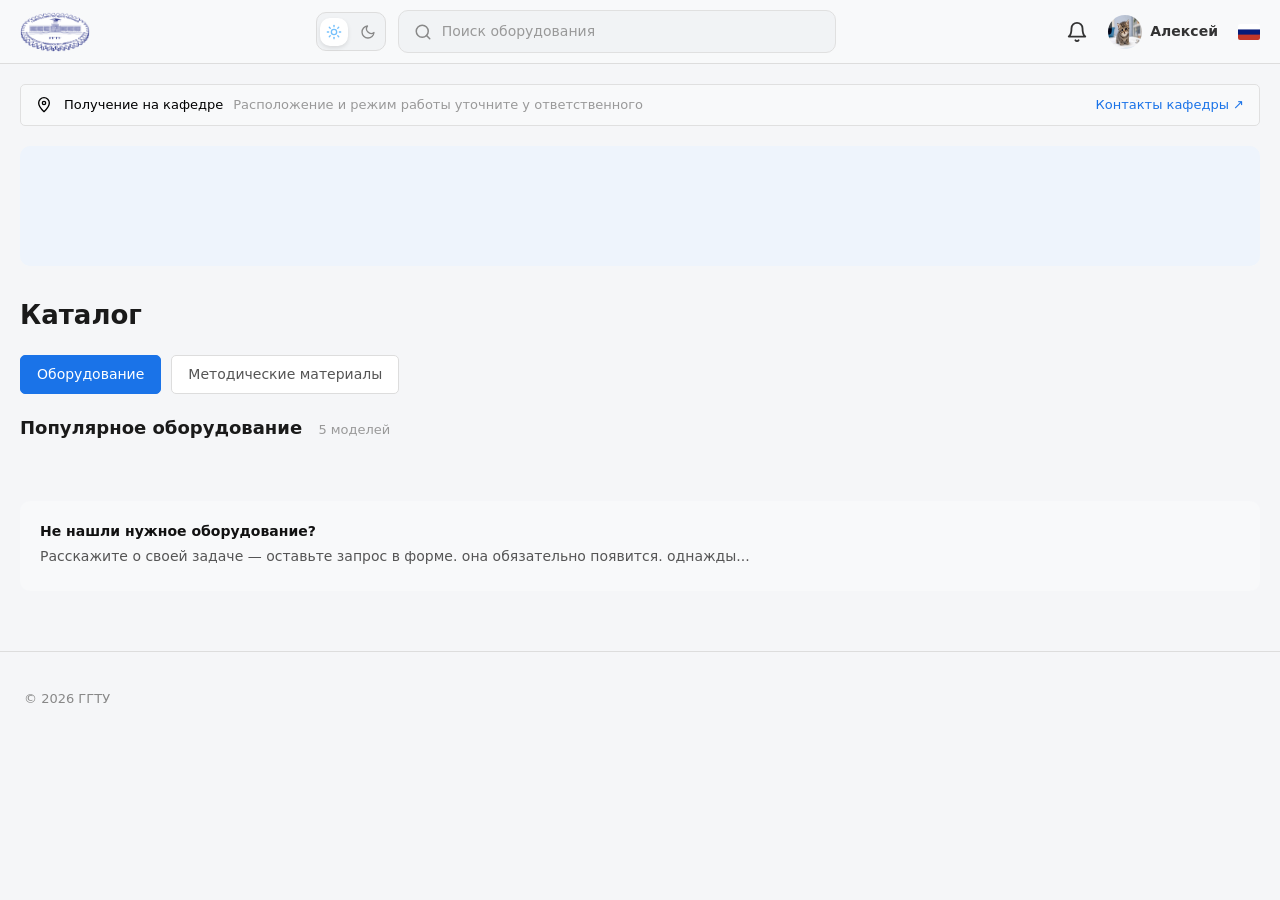
<file: PROJEKT_FRONT/index.html>
<!DOCTYPE html>
<html lang="ru">
<head>
  <meta charset="UTF-8">
  <meta name="viewport" content="width=device-width, initial-scale=1.0">
  <title>Каталог оборудования</title>
  <link rel="stylesheet" href="css/common.css">
  <link rel="stylesheet" href="css/style.css">
  <link rel="stylesheet" href="css/modal.css">
  <script type="module" src="js/script.js"></script>
  <script type="module" src="js/modal-loader.js"></script>
</head>
<body>

<header class="header">
  <div class="header-container">
    <div class="icon"><img src="image/logo.png"></div>
    <div class="header-controls">
      <div class="theme-switch" id="themeToggle">
        <svg class="icon sun" viewBox="0 0 24 24" fill="none" stroke="currentColor" stroke-width="2" stroke-linecap="round" stroke-linejoin="round"><circle cx="12" cy="12" r="4"></circle><path d="M12 2v2"></path><path d="M12 20v2"></path><path d="M4.93 4.93l1.41 1.41"></path><path d="M17.66 17.66l1.41 1.41"></path><path d="M2 12h2"></path><path d="M20 12h2"></path><path d="M6.34 17.66l-1.41 1.41"></path><path d="M19.07 4.93l-1.41 1.41"></path></svg>
        <svg class="icon moon" viewBox="0 0 24 24" fill="none" stroke="currentColor" stroke-width="2" stroke-linecap="round" stroke-linejoin="round"><path d="M21 12.79A9 9 0 1 1 11.21 3 7 7 0 0 0 21 12.79z"></path></svg>
        <div class="slider"></div>
      </div>
      <div class="search-box">
        <svg class="search-icon" viewBox="0 0 24 24" fill="none" stroke="currentColor" stroke-width="2" stroke-linecap="round" stroke-linejoin="round"><circle cx="11" cy="11" r="8"></circle><path d="m21 21-4.3-4.3"></path></svg>
        <input type="text" data-i18n-placeholder="search_placeholder" placeholder="Поиск оборудования">
      </div>
    </div>
    <div class="header-right">
      <button class="bell-btn">
        <svg viewBox="0 0 24 24" fill="none" stroke="currentColor" stroke-width="2" stroke-linecap="round" stroke-linejoin="round"><path d="M18 8A6 6 0 0 0 6 8c0 7-3 9-3 9h18s-3-2-3-9"></path><path d="M13.73 21a2 2 0 0 1-3.46 0"></path></svg>
      </button>
      <a href="profile.html" class="profile">
        <img src="image/profile_photo.jpg" class="avatar-large" alt="Фото профиля">
        <span class="avatar-large-fallback">AC</span>
        <span class="profile-name" data-i18n="profile_name">Алексей</span>
      </a>
      <div class="language-dropdown" id="languageDropdown">
        <button class="lang-btn" id="currentLangBtn" aria-haspopup="true" aria-expanded="false">
          <img src="image/flags/ru.png" alt="RU" class="flag" id="currentFlagImg">
        </button>
        <ul class="lang-menu" id="langMenu">
          <li><button class="lang-option" data-lang="ru"><img src="image/flags/ru.png" alt="RU" class="flag"><span>Русский</span></button></li>
          <li><button class="lang-option" data-lang="en"><img src="image/flags/eng.png" alt="EN" class="flag"><span>English</span></button></li>
          <li><button class="lang-option" data-lang="be"><img src="image/flags/by.png" alt="BY" class="flag"><span>Беларуская</span></button></li>
          <li><button class="lang-option" data-lang="fr"><img src="image/flags/fr.png" alt="FR" class="flag"><span>Français</span></button></li>
        </ul>
      </div>
    </div>
  </div>
</header>

<main class="container">
  <div class="location-bar">
    <svg class="location-icon" viewBox="0 0 24 24" fill="none" stroke="currentColor" stroke-width="2" stroke-linecap="round" stroke-linejoin="round"><path d="M12 22s-8-7.5-8-13a8 8 0 0 1 16 0c0 5.5-8 13-8 13z"></path><circle cx="12" cy="9" r="2.5"></circle></svg>
    <span data-i18n="location_title">Получение на кафедре</span>
    <span class="location-text" data-i18n="location_desc">Расположение и режим работы уточните у ответственного</span>
    <a href="#" class="link-right" data-i18n="location_link">Контакты кафедры ↗</a>
  </div>

  <div class="banner"></div>

  <h2 data-i18n="catalog_title">Каталог</h2>

  <!-- Вкладки -->
  <div class="tabs">
    <button class="tab active" id="btn-equipment" data-i18n="tab_equipment">Оборудование</button>
    <button class="tab" id="btn-materials" data-i18n="tab_materials">Методические материалы</button>
  </div>

  <!-- ================= СЕКЦИЯ ОБОРУДОВАНИЯ ================= -->
  <div id="section-equipment" class="tab-content active">
    
    <!-- кнопки-фильтры -->
    <div class="filters hidden-filters" id="filters-panel">
      <button data-i18n="filter_peripherals">Периферия и датчики</button>
      <button data-i18n="filter_microcontrollers">Микроконтроллеры и отладочные платы</button>
      <button data-i18n="filter_multimedia">Мультимедиа и оптика</button>
      <button data-i18n="filter_tools">Инструменты и монтаж</button>
      <button data-i18n="filter_network">Сетевое оборудование</button>
    </div>

    <div class="popular-header">
      <h3>
        <span data-i18n="popular_title">Популярное оборудование</span> 
        <span class="count" data-i18n="popular_count">5 моделей</span>
      </h3>
    </div>

    <div class="cards-grid" id="cards-container"></div>

    <div class="request-form">
      <div class="form-text">
        <p><strong data-i18n="request_title">Не нашли нужное оборудование?</strong></p>
        <p data-i18n="request_desc">Расскажите о своей задаче — оставьте запрос в форме. она обязательно появится. однажды...</p>
      </div>
    </div>
  </div>

  <!-- ================= СЕКЦИЯ МЕТОДИЧЕК ================= -->
  <div id="section-materials" class="tab-content">
    
    <div class="filters hidden-filters" id="method-filters">
      <button>Все материалы</button>
      <button>Мат. анализ</button>
      <button>ОАИП</button>
      <button>Дискретная математика</button>
      <button>Теория вероятности</button>
    </div>

    <div class="popular-header">
      <h3>Методические материалы <span class="count">6 изданий</span></h3> <!-- Поменял на 6, так как их теперь 6 -->
      <a href="#" style="color: #1a73e8; font-size: 13px; text-decoration: none;">По названию ↓</a>
    </div>

    <!-- Вот сюда JS сам вставит карточки -->
    <div class="cards-grid"></div>

  </div>

</main>

<footer class="footer">
  <p data-i18n="footer_text">&#169; 2026 ГГТУ</p>
</footer>

<div id="modal-root"></div>
</body>
</html>
</file>
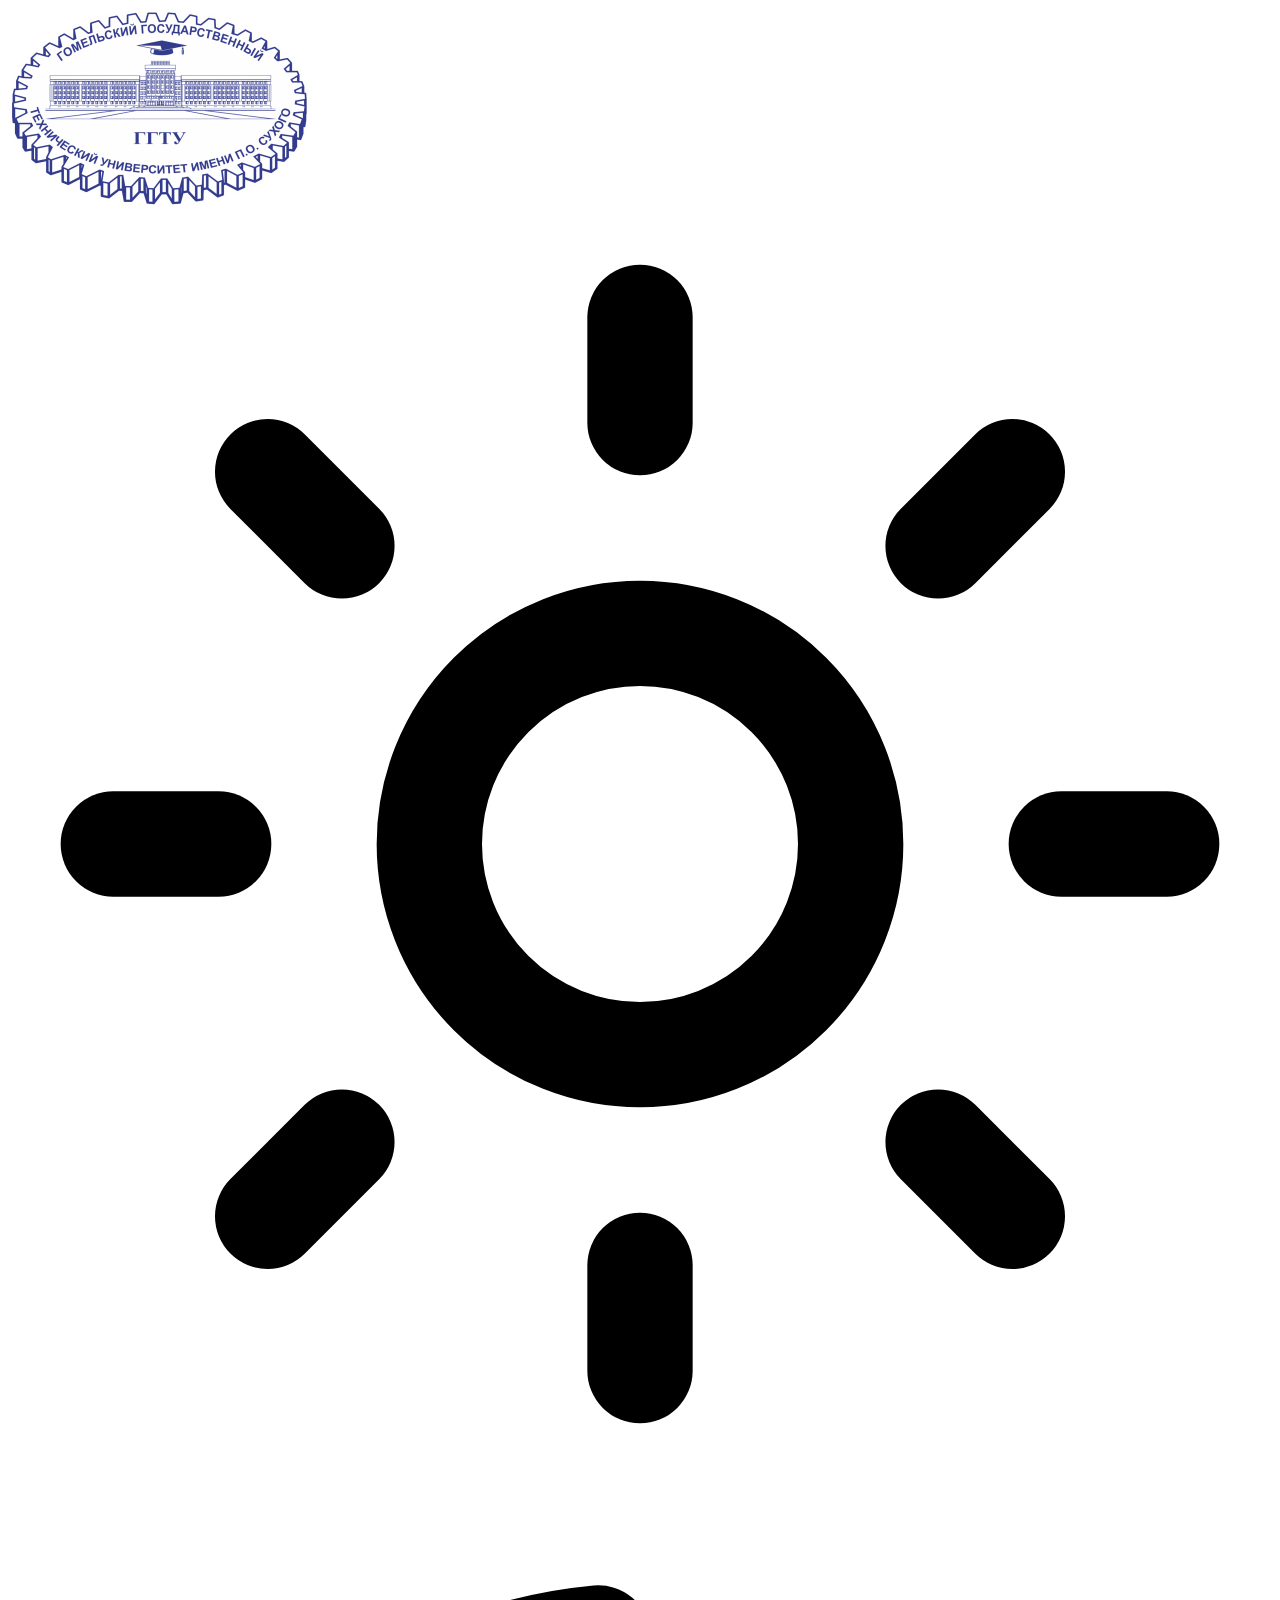
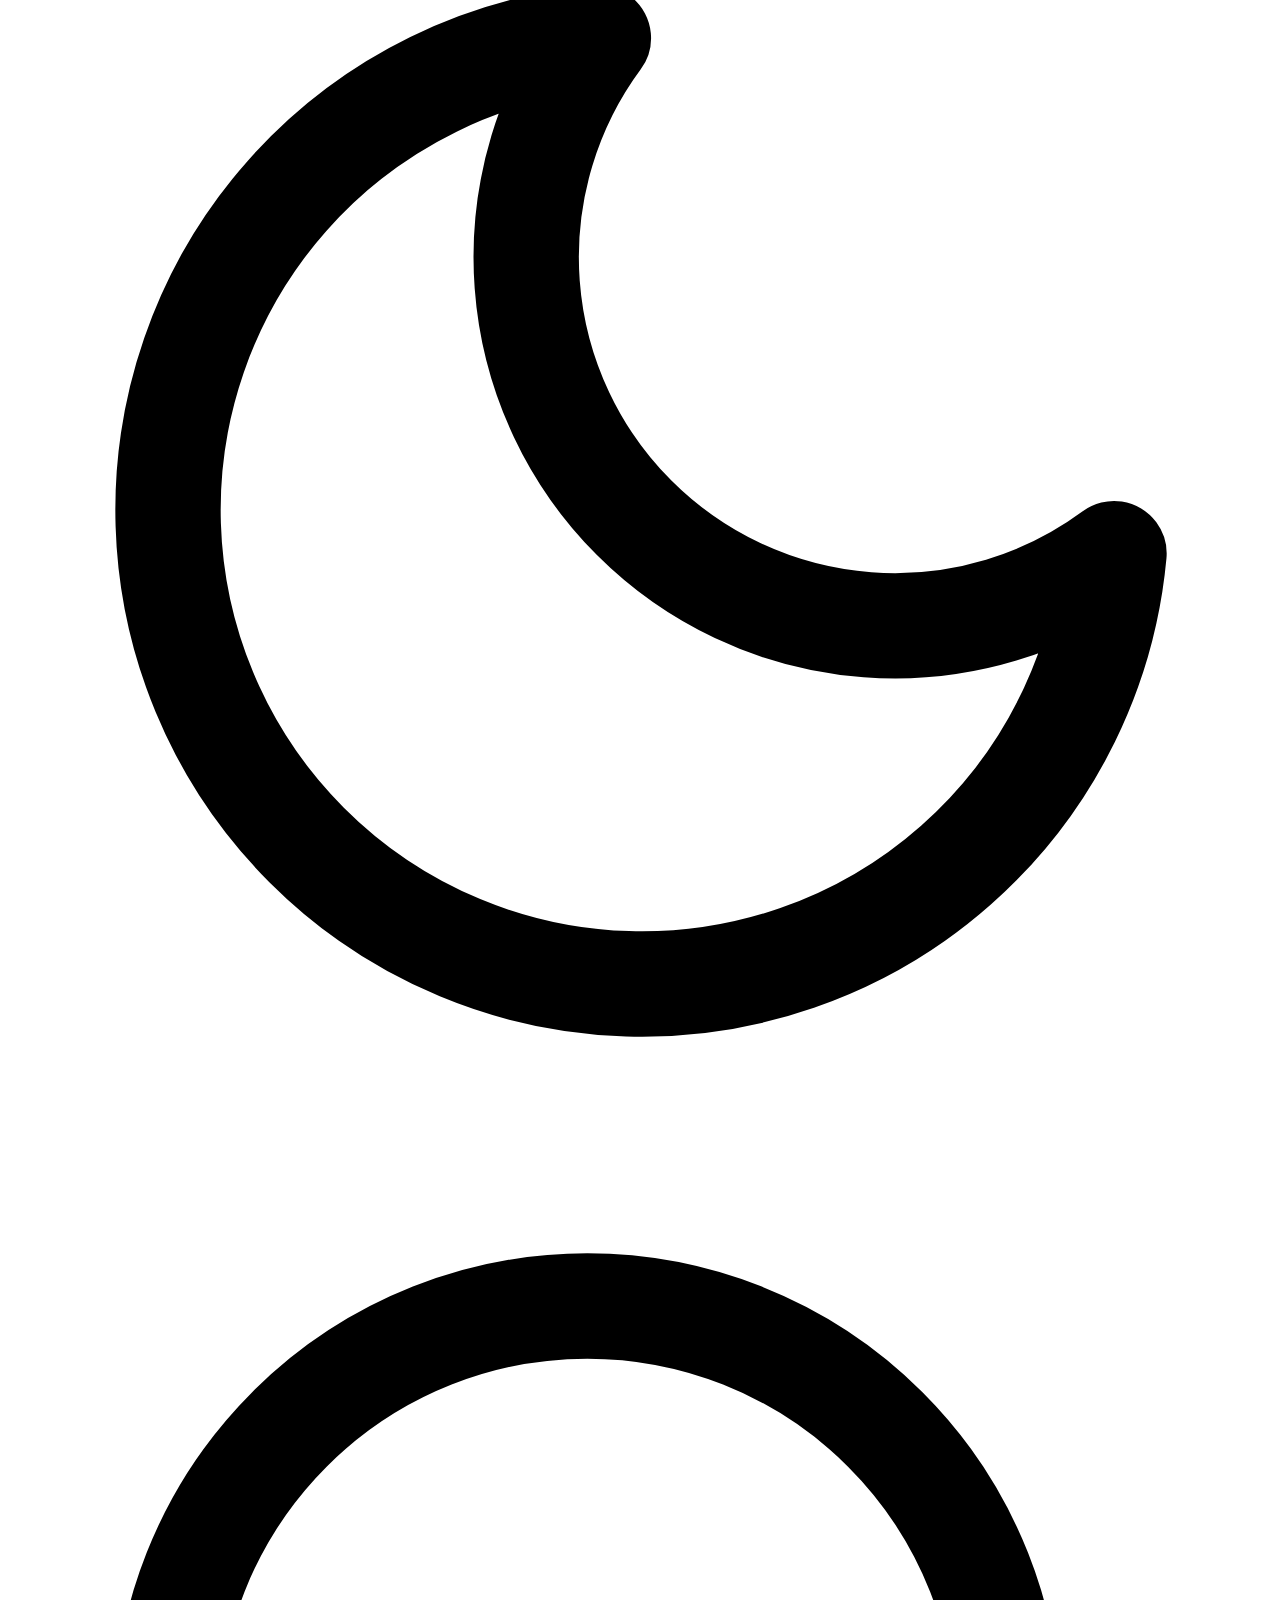
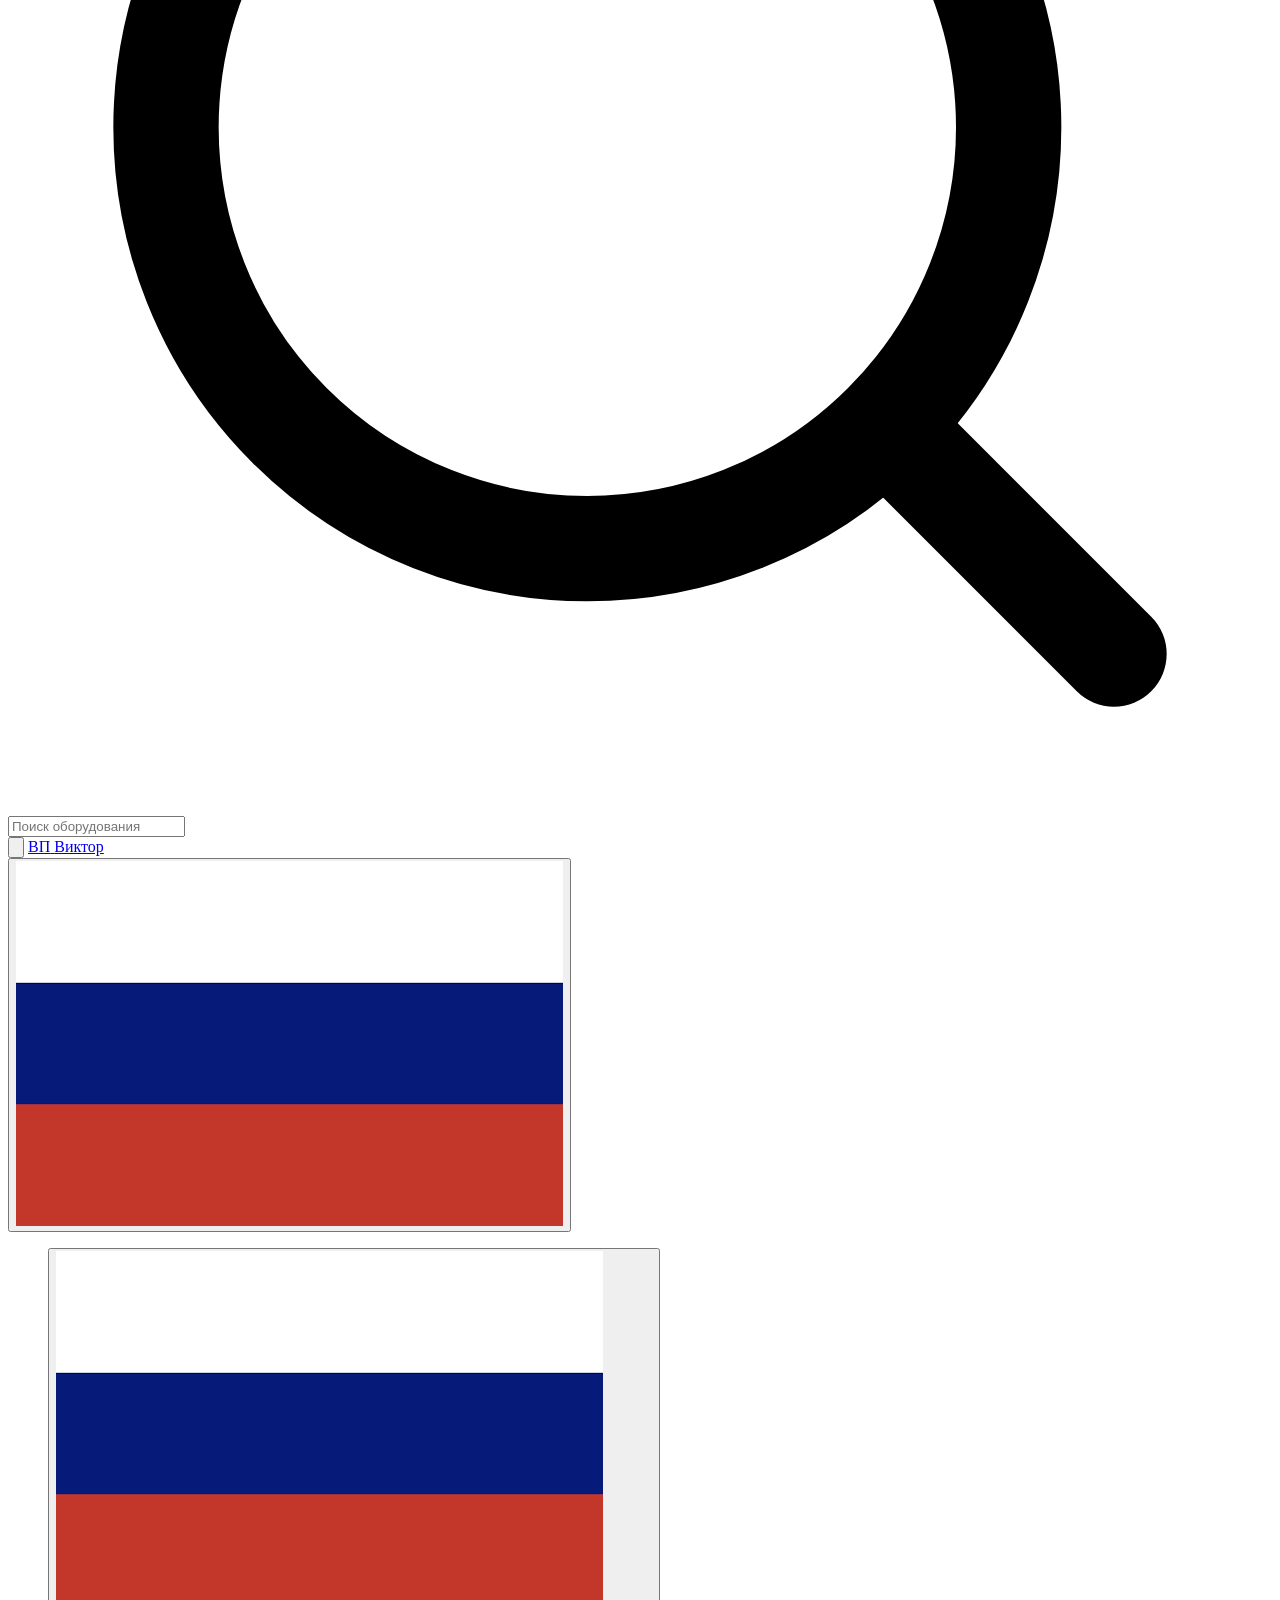
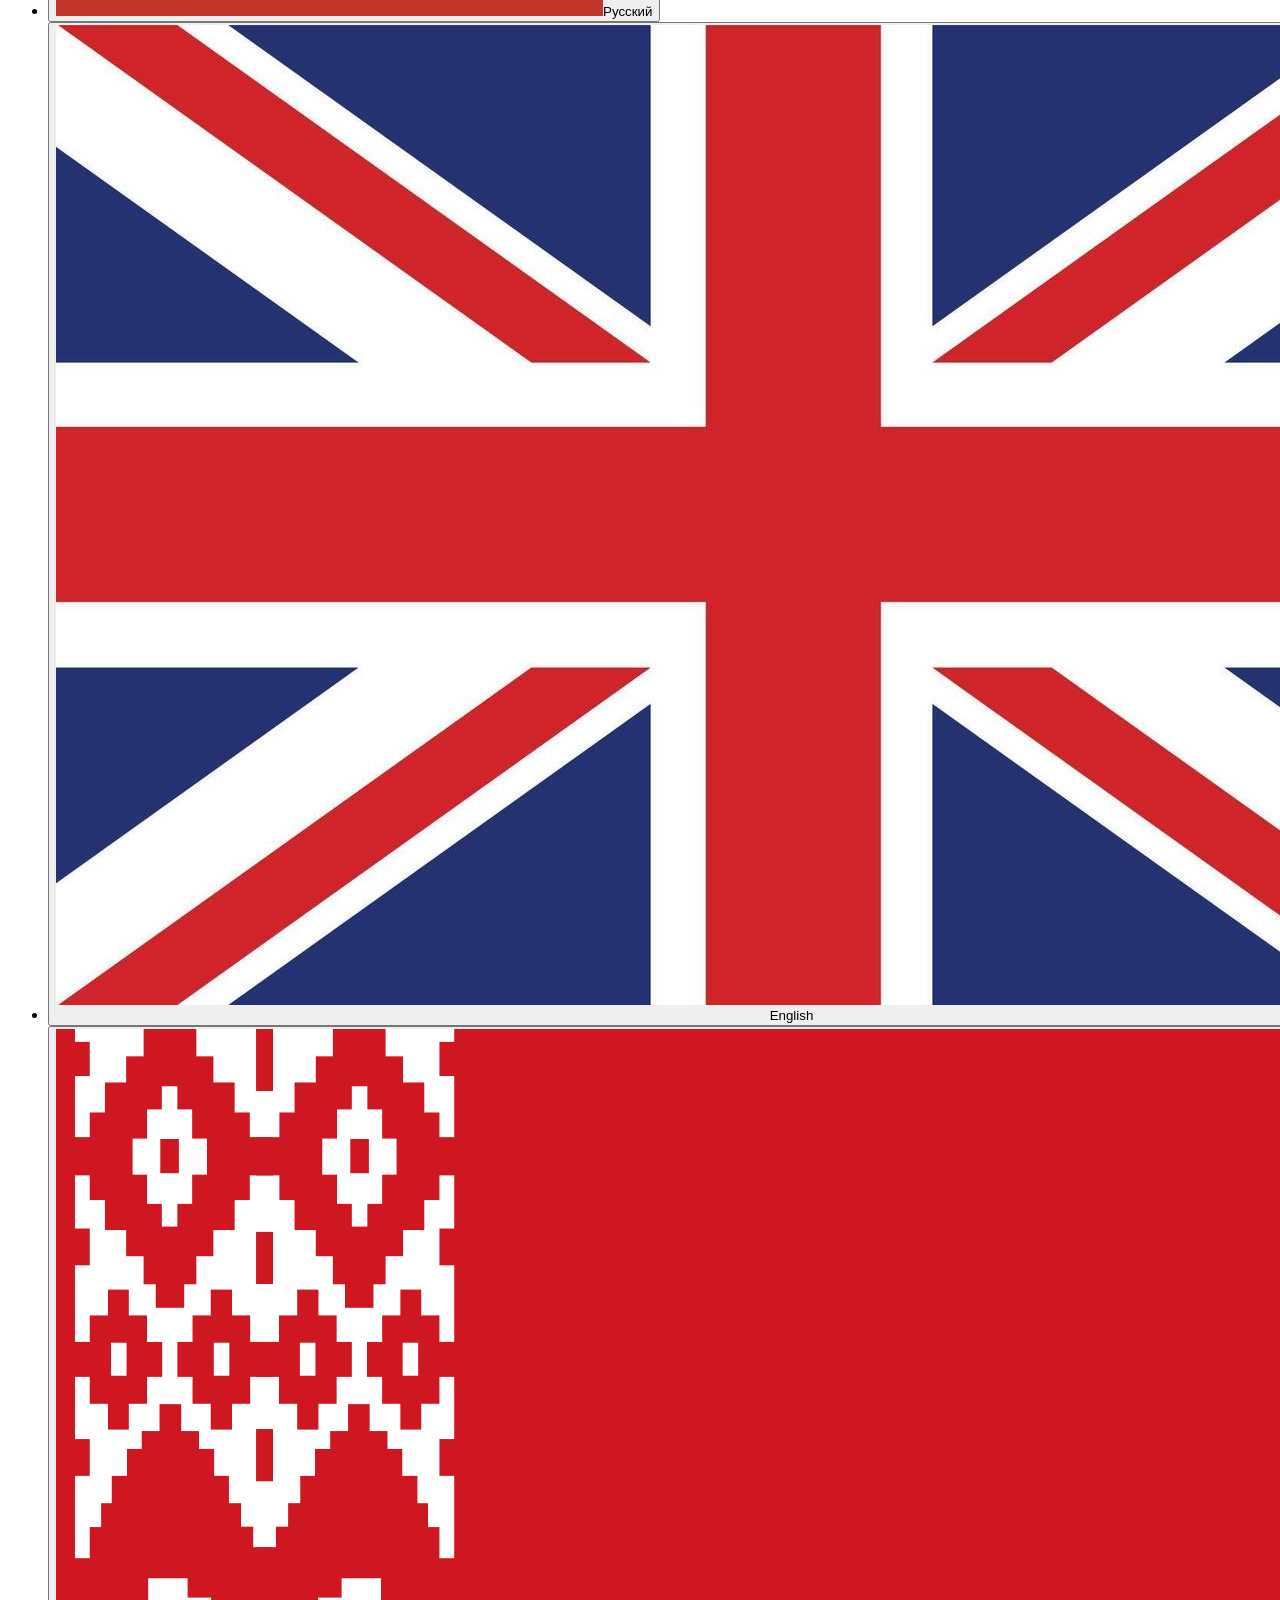
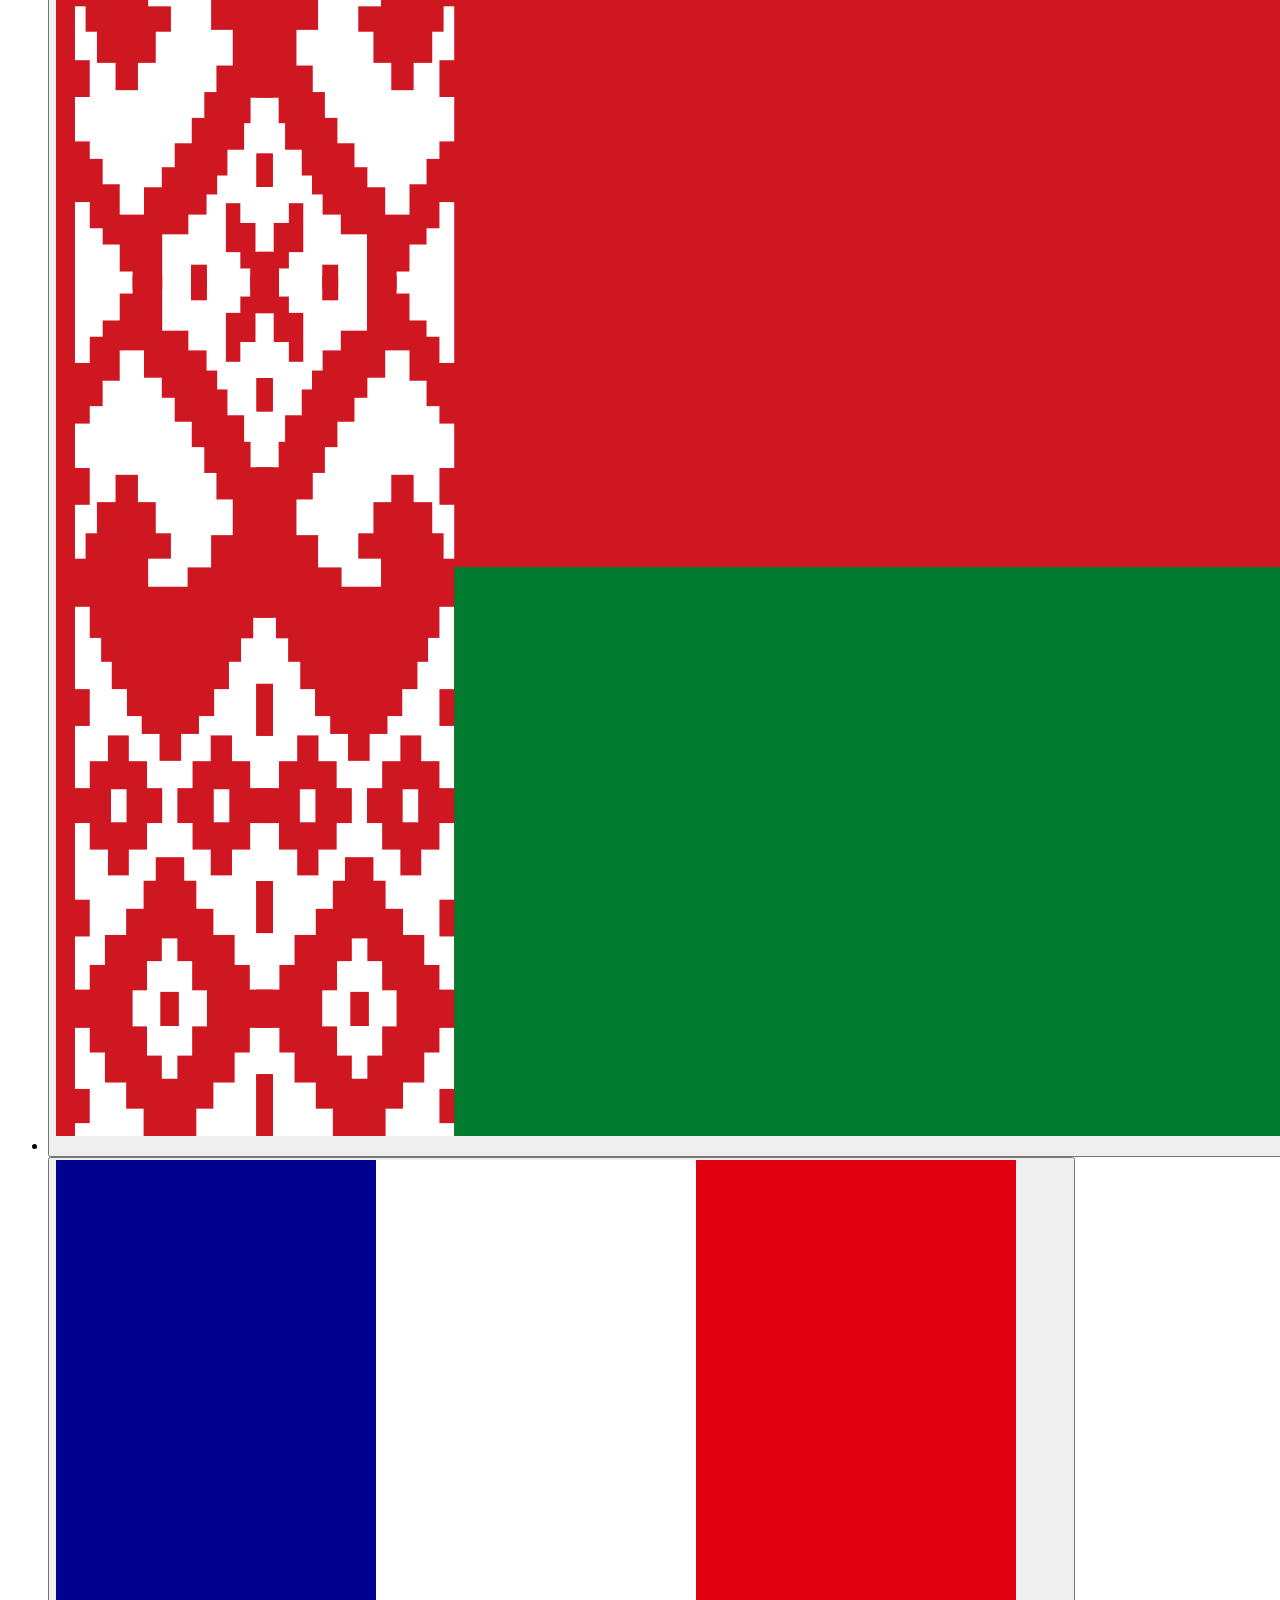
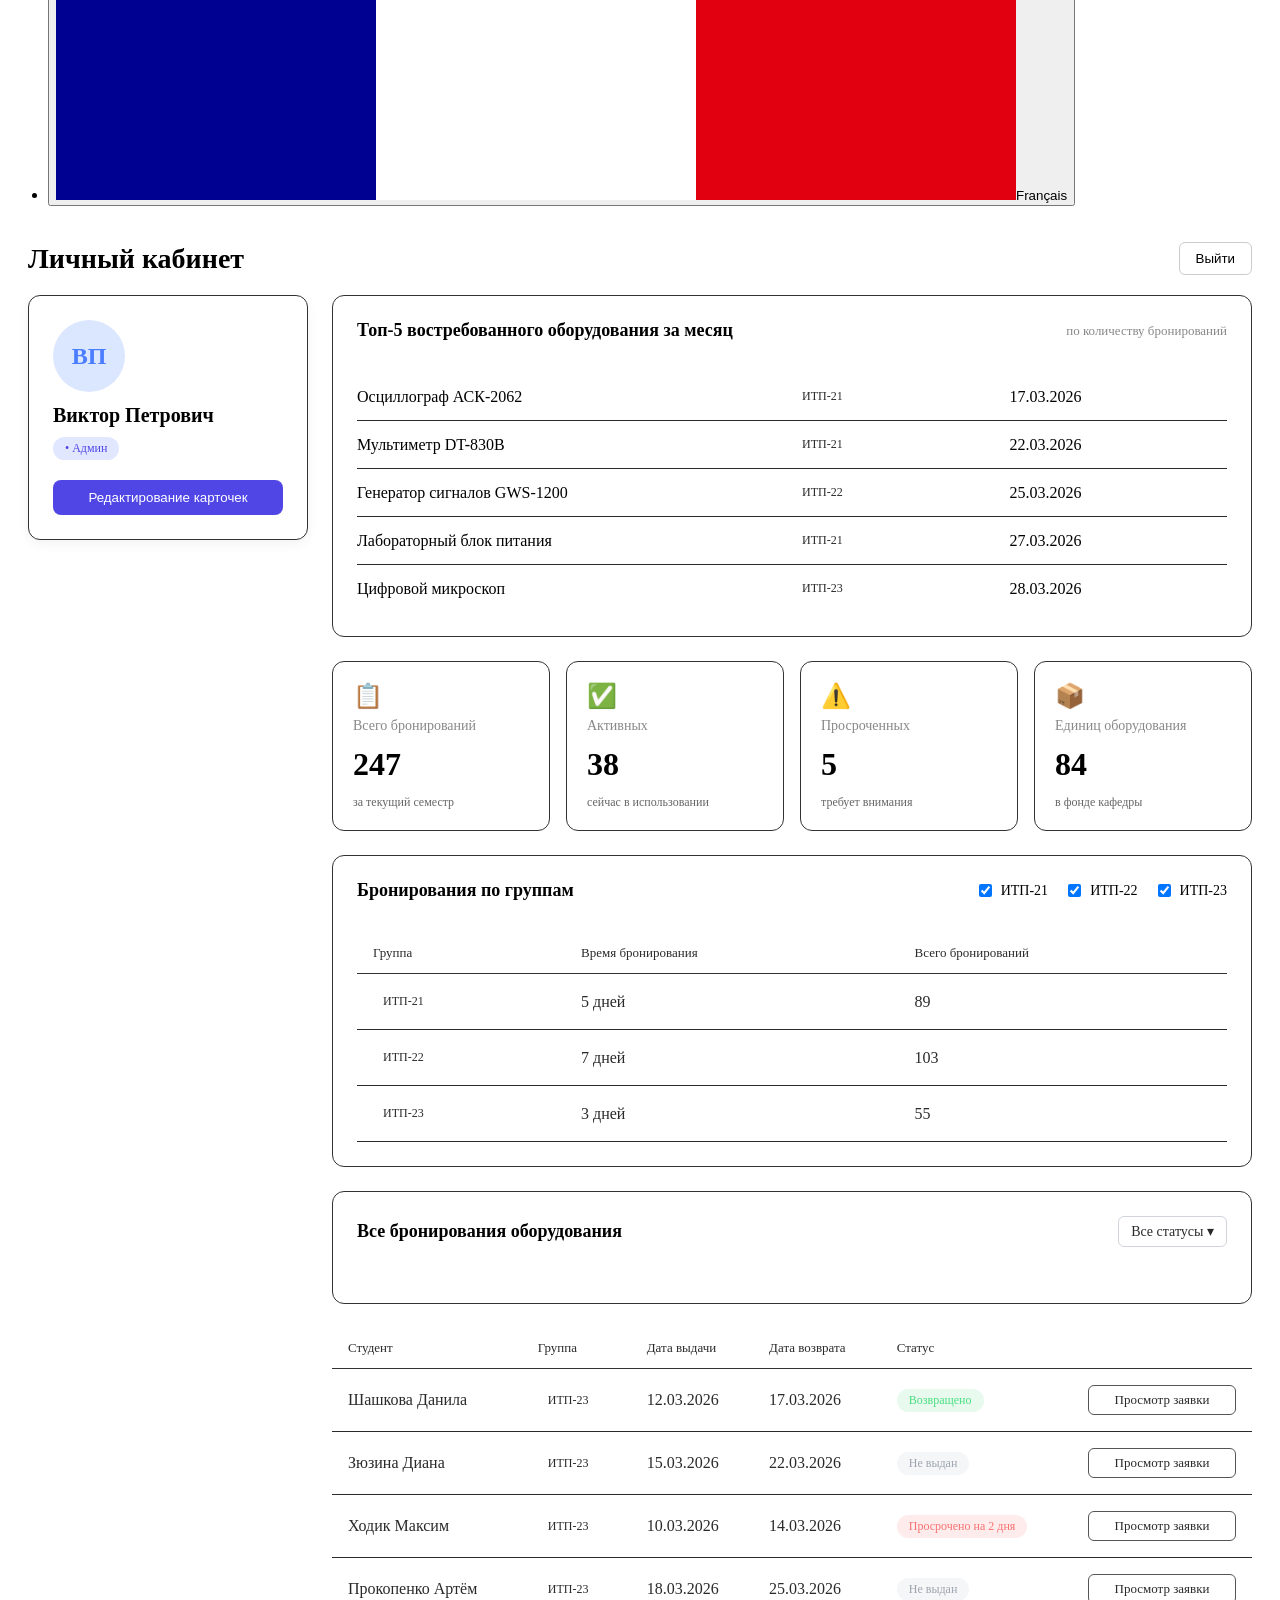
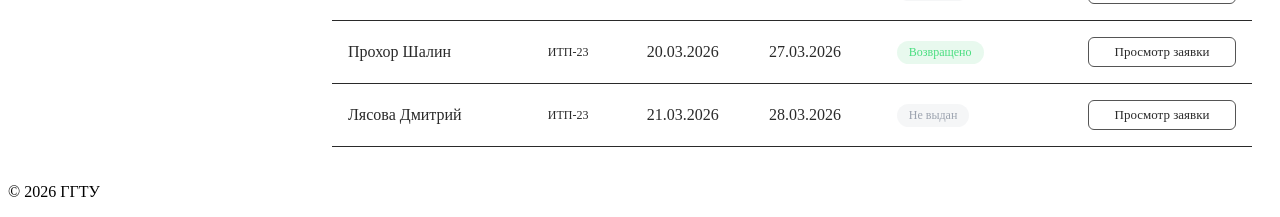
<file: PROJEKT_FRONT/admin.html>
<!DOCTYPE html>
<html lang="ru">
<head>
  <meta charset="UTF-8">
  <meta name="viewport" content="width=device-width, initial-scale=1.0">
  <title>Личный кабинет администратора</title>
  <link rel="stylesheet" href="css/style.css">
  <link rel="stylesheet" href="css/profile.css">
  <link rel="stylesheet" href="css/admin.css">
  <script src="js/script.js" defer></script>
</head>

<body class="theme-dark">

<!-- HEADER -->
<header class="header">
  <div class="header-container">
    <div class="logo">
      <a href="index.html"><img src="image/logo.png" alt="ГГТУ"></a>
    </div>
      
    <div class="header-controls">
      <!-- переключатель темы -->
      <div class="theme-switch" id="themeToggle">
        <svg class="icon sun" viewBox="0 0 24 24" fill="none" stroke="currentColor" stroke-width="2" stroke-linecap="round" stroke-linejoin="round">
          <circle cx="12" cy="12" r="4"></circle>
          <path d="M12 2v2"></path><path d="M12 20v2"></path>
          <path d="M4.93 4.93l1.41 1.41"></path><path d="M17.66 17.66l1.41 1.41"></path>
          <path d="M2 12h2"></path><path d="M20 12h2"></path>
          <path d="M6.34 17.66l-1.41 1.41"></path><path d="M19.07 4.93l-1.41 1.41"></path>
        </svg>
        <svg class="icon moon" viewBox="0 0 24 24" fill="none" stroke="currentColor" stroke-width="2" stroke-linecap="round" stroke-linejoin="round">
          <path d="M21 12.79A9 9 0 1 1 11.21 3 7 7 0 0 0 21 12.79z"></path>
        </svg>
        <div class="slider"></div>
      </div>
    
      <!-- строка поиска -->
      <div class="search-box">
        <svg class="search-icon" viewBox="0 0 24 24" fill="none" stroke="currentColor" stroke-width="2" stroke-linecap="round" stroke-linejoin="round">
          <circle cx="11" cy="11" r="8"></circle>
          <path d="m21 21-4.3-4.3"></path>
        </svg>
        <input type="text" placeholder="Поиск оборудования">
      </div>
    </div>

    <!-- уведомления, профиль, флаг -->
    <div class="header-right">
      <button class="bell-btn">
        <svg viewBox="0 0 24 24" fill="none" stroke="currentColor" stroke-width="2" stroke-linecap="round" stroke-linejoin="round">
          <path d="M18 8A6 6 0 0 0 6 8c0 7-3 9-3 9h18s-3-2-3-9"></path>
          <path d="M13.73 21a2 2 0 0 1-3.46 0"></path>
        </svg>
      </button>
      
      <a href="#" class="profile" data-user-id="">
        <span class="avatar" data-field="admin.initials">ВП</span>
        <span class="profile-name" data-field="admin.firstName">Виктор</span>
      </a>
      
      <div class="language-dropdown" id="languageDropdown">
        <button class="lang-btn" id="currentLangBtn" aria-haspopup="true" aria-expanded="false">
          <img src="image/flags/ru.png" alt="RU" class="flag" id="currentFlagImg">
        </button>
        <ul class="lang-menu" id="langMenu">
          <li><button class="lang-option" data-lang="ru"><img src="image/flags/ru.png" alt="RU" class="flag"><span>Русский</span></button></li>
          <li><button class="lang-option" data-lang="en"><img src="image/flags/eng.png" alt="EN" class="flag"><span>English</span></button></li>
          <li><button class="lang-option" data-lang="be"><img src="image/flags/by.png" alt="BY" class="flag"><span>Беларуская</span></button></li>
          <li><button class="lang-option" data-lang="fr"><img src="image/flags/fr.png" alt="FR" class="flag"><span>Français</span></button></li>
        </ul>
      </div>
    </div>
  </div>
</header>

<!-- ЗАГОЛОВОК СТРАНИЦЫ -->
<div class="page-title">
  <h1>Личный кабинет</h1>
  <button class="logout-btn">Выйти</button>
</div>

<!-- MAIN -->
<main class="content-wrapper admin-layout">

  <!-- ЛЕВАЯ КОЛОНКА: ПРОФИЛЬ АДМИНА -->
  <aside class="sidebar">
    <div class="profile-card admin-profile" data-user-id="">
      <span class="avatar-large" data-field="admin.initials">ВП</span>
      <h2 data-field="admin.fullName">Виктор Петрович</h2>
      <span class="role-badge admin" data-field="admin.role">• Админ</span>
      
      <button class="edit-profile-btn">Редактирование карточек</button>
    </div>
  </aside>

  <!-- ПРАВАЯ КОЛОНКА: АНАЛИТИКА И ТАБЛИЦЫ -->
  <section class="bookings-section">

    <!-- ТОП-5 ОБОРУДОВАНИЯ -->
    <div class="widget-card">
      <div class="widget-header">
        <h3>Топ-5 востребованного оборудования за месяц</h3>
        <span class="widget-subtitle">по количеству бронирований</span>
      </div>
      
      <div class="top-list" id="top-equipment-list">
        <!-- Шаблон строки -->
        <div class="top-row" data-equipment-id="EQ-001">
          <span class="item-name" data-field="equipment.name">Осциллограф АСК-2062</span>
          <span class="group-badge" data-field="group.name">ИТП-21</span>
          <span class="date" data-field="equipment.lastBookingDate">17.03.2026</span>
        </div>
        <div class="top-row" data-equipment-id="EQ-002">
          <span class="item-name" data-field="equipment.name">Мультиметр DT-830B</span>
          <span class="group-badge" data-field="group.name">ИТП-21</span>
          <span class="date" data-field="equipment.lastBookingDate">22.03.2026</span>
        </div>
        <div class="top-row" data-equipment-id="EQ-003">
          <span class="item-name" data-field="equipment.name">Генератор сигналов GWS-1200</span>
          <span class="group-badge" data-field="group.name">ИТП-22</span>
          <span class="date" data-field="equipment.lastBookingDate">25.03.2026</span>
        </div>
        <div class="top-row" data-equipment-id="EQ-004">
          <span class="item-name" data-field="equipment.name">Лабораторный блок питания</span>
          <span class="group-badge" data-field="group.name">ИТП-21</span>
          <span class="date" data-field="equipment.lastBookingDate">27.03.2026</span>
        </div>
        <div class="top-row" data-equipment-id="EQ-005">
          <span class="item-name" data-field="equipment.name">Цифровой микроскоп</span>
          <span class="group-badge" data-field="group.name">ИТП-23</span>
          <span class="date" data-field="equipment.lastBookingDate">28.03.2026</span>
        </div>
      </div>
    </div>

    <!-- МЕТРИКИ -->
    <div class="metrics-grid">
      <div class="metric-card">
        <div class="metric-icon">📋</div>
        <div class="metric-title">Всего бронирований</div>
        <div class="metric-value" data-field="stats.totalBookings">247</div>
        <div class="metric-desc">за текущий семестр</div>
      </div>
      <div class="metric-card">
        <div class="metric-icon">✅</div>
        <div class="metric-title">Активных</div>
        <div class="metric-value" data-field="stats.activeBookings">38</div>
        <div class="metric-desc">сейчас в использовании</div>
      </div>
      <div class="metric-card">
        <div class="metric-icon">⚠️</div>
        <div class="metric-title">Просроченных</div>
        <div class="metric-value" data-field="stats.overdueBookings">5</div>
        <div class="metric-desc">требует внимания</div>
      </div>
      <div class="metric-card">
        <div class="metric-icon">📦</div>
        <div class="metric-title">Единиц оборудования</div>
        <div class="metric-value" data-field="stats.totalEquipment">84</div>
        <div class="metric-desc">в фонде кафедры</div>
      </div>
    </div>

    <!-- БРОНИРОВАНИЯ ПО ГРУППАМ -->
    <div class="widget-card">
      <div class="widget-header">
        <h3>Бронирования по группам</h3>
        <div class="group-filters">
          <label><input type="checkbox" checked> ИТП-21</label>
          <label><input type="checkbox" checked> ИТП-22</label>
          <label><input type="checkbox" checked> ИТП-23</label>
        </div>
      </div>
      
      <table class="data-table">
        <thead>
          <tr>
            <th>Группа</th>
            <th>Время бронирования</th>
            <th>Всего бронирований</th>
          </tr>
        </thead>
        <tbody id="group-stats-list">
          <tr data-group-id="GR-21">
            <td><span class="group-badge" data-field="group.name">ИТП-21</span></td>
            <td data-field="group.totalTime">5 дней</td>
            <td data-field="group.totalBookings">89</td>
          </tr>
          <tr data-group-id="GR-22">
            <td><span class="group-badge" data-field="group.name">ИТП-22</span></td>
            <td data-field="group.totalTime">7 дней</td>
            <td data-field="group.totalBookings">103</td>
          </tr>
          <tr data-group-id="GR-23">
            <td><span class="group-badge" data-field="group.name">ИТП-23</span></td>
            <td data-field="group.totalTime">3 дней</td>
            <td data-field="group.totalBookings">55</td>
          </tr>
        </tbody>
      </table>
    </div>

    <!-- ВСЕ БРОНИРОВАНИЯ -->
    <div class="widget-card">
      <div class="widget-header">
        <h3>Все бронирования оборудования</h3>
  
    <!-- Обертка для выпадающего меню -->
        <div class="dropdown">
        <button class="filter-btn">Все статусы ▾</button>
    
    <!-- Само меню -->
        <ul class="dropdown-menu">
            <li><a href="#">Все статусы</a></li>
            <li><a href="#">Возвращено</a></li>
            <li><a href="#">Не выдан</a></li>
            <li><a href="#">Просрочено</a></li>
        </ul>
        </div>
        </div>
    </div>
      

      
      <table class="data-table">
        <thead>
          <tr>
            <th>Студент</th>
            <th>Группа</th>
            <th>Дата выдачи</th>
            <th>Дата возврата</th>
            <th>Статус</th>
            <th></th>
          </tr>
        </thead>
        <tbody id="all-bookings-list">
          <!-- data-status="returned | not_issued | overdue" для стилизации -->
          <tr data-booking-id="BR-001" data-status="returned">
            <td data-field="user.fullName">Шашкова Данила</td>
            <td><span class="group-badge" data-field="user.group">ИТП-23</span></td>
            <td data-field="booking.issueDate">12.03.2026</td>
            <td data-field="booking.returnDate">17.03.2026</td>
            <td><span class="status-badge" data-field="booking.statusLabel">Возвращено</span></td>
            <td><button class="action-btn outline-btn" data-action="view">Просмотр заявки</button></td>
          </tr>
          <tr data-booking-id="BR-002" data-status="not_issued">
            <td data-field="user.fullName">Зюзина Диана</td>
            <td><span class="group-badge" data-field="user.group">ИТП-23</span></td>
            <td data-field="booking.issueDate">15.03.2026</td>
            <td data-field="booking.returnDate">22.03.2026</td>
            <td><span class="status-badge" data-field="booking.statusLabel">Не выдан</span></td>
            <td><button class="action-btn outline-btn" data-action="view">Просмотр заявки</button></td>
          </tr>
          <tr data-booking-id="BR-003" data-status="overdue">
            <td data-field="user.fullName">Ходик Максим</td>
            <td><span class="group-badge" data-field="user.group">ИТП-23</span></td>
            <td data-field="booking.issueDate">10.03.2026</td>
            <td data-field="booking.returnDate">14.03.2026</td>
            <td><span class="status-badge" data-field="booking.statusLabel">Просрочено на 2 дня</span></td>
            <td><button class="action-btn outline-btn" data-action="view">Просмотр заявки</button></td>
          </tr>
          <tr data-booking-id="BR-004" data-status="not_issued">
            <td data-field="user.fullName">Прокопенко Артём</td>
            <td><span class="group-badge" data-field="user.group">ИТП-23</span></td>
            <td data-field="booking.issueDate">18.03.2026</td>
            <td data-field="booking.returnDate">25.03.2026</td>
            <td><span class="status-badge" data-field="booking.statusLabel">Не выдан</span></td>
            <td><button class="action-btn outline-btn" data-action="view">Просмотр заявки</button></td>
          </tr>
          <tr data-booking-id="BR-005" data-status="returned">
            <td data-field="user.fullName">Прохор Шалин</td>
            <td><span class="group-badge" data-field="user.group">ИТП-23</span></td>
            <td data-field="booking.issueDate">20.03.2026</td>
            <td data-field="booking.returnDate">27.03.2026</td>
            <td><span class="status-badge" data-field="booking.statusLabel">Возвращено</span></td>
            <td><button class="action-btn outline-btn" data-action="view">Просмотр заявки</button></td>
          </tr>
          <tr data-booking-id="BR-006" data-status="not_issued">
            <td data-field="user.fullName">Лясова Дмитрий</td>
            <td><span class="group-badge" data-field="user.group">ИТП-23</span></td>
            <td data-field="booking.issueDate">21.03.2026</td>
            <td data-field="booking.returnDate">28.03.2026</td>
            <td><span class="status-badge" data-field="booking.statusLabel">Не выдан</span></td>
            <td><button class="action-btn outline-btn" data-action="view">Просмотр заявки</button></td>
          </tr>
        </tbody>
      </table>
    </div>

  </section>
</main>

<!-- FOOTER -->
<footer class="footer">
  <p>© 2026 ГГТУ</p>
</footer>

</body>
</html>
</file>
<file: PROJEKT_FRONT/css/common.css>
/* ============ БАЗА ============ */
* { box-sizing: border-box; }

body {
  margin: 0;
  font-family: system-ui, -apple-system, "Segoe UI", Roboto, Arial, sans-serif;
  background: #f5f6f8;
  color: #1a1a1a;
  font-size: 14px;
  line-height: 1.5;
  transition: background .2s, color .2s;
}

button { font: inherit; cursor: pointer; }

/* ============ ШАПКА ============ */
.header {
  background: #f8f9fa;
  border-bottom: 1px solid #ddd;
  padding: 10px 0;
}
.header-container {
  margin: 0 auto;
  padding: 0 20px;
  display: flex;
  align-items: center;
  justify-content: space-between;
  gap: 20px;
}
.logo img, .icon img { width: 70px; height: 40px; display: block; }

.header-controls {
  display: flex;
  align-items: center;
  gap: 12px;
  flex: 1;
  max-width: 520px;
}

/* ============ ПЕРЕКЛЮЧАТЕЛЬ ТЕМЫ ============ */
.theme-switch {
  position: relative;
  width: 70px;
  height: 39px;
  background-color: #f1f3f5;
  border: 1px solid #ddd;
  border-radius: 10px;
  display: flex;
  align-items: center;
  justify-content: space-around;
  cursor: pointer;
  flex-shrink: 0;
}
.theme-switch .icon {
  width: 16px; height: 16px;
  color: #888;
  z-index: 2;
  transition: color .3s;
  flex-shrink: 0;
}
.theme-switch .slider {
  position: absolute;
  top: 5px; left: 3px;
  width: 28px; height: 28px;
  background: #fff;
  border-radius: 10px;
  box-shadow: 0 2px 4px rgba(0,0,0,.1);
  transition: transform .3s ease;
  z-index: 1;
}
.theme-switch.dark .slider { transform: translateX(36px); background: #74c0fc; }
.theme-switch.dark .sun  { color: #888; }
.theme-switch.dark .moon { color: #fff; }
.theme-switch:not(.dark) .sun  { color: #74c0fc; }
.theme-switch:not(.dark) .moon { color: #888; }

/* ============ ПОИСК ============ */
.search-box {
  display: flex;
  align-items: center;
  gap: 10px;
  flex: 1;
  background: #f1f3f5;
  border: 1px solid #e0e0e0;
  border-radius: 10px;
  padding: 0 15px;
  transition: border-color .2s, box-shadow .2s;
}
.search-box:focus-within {
  border-color: #1a73e8;
  box-shadow: 0 0 0 3px rgba(26,115,232,.15);
}
.search-box .search-icon { width: 18px; height: 18px; color: #888; flex-shrink: 0; }
.search-box input {
  flex: 1;
  border: none;
  background: transparent;
  outline: none;
  padding: 10px 0;
  font: inherit;
  color: #333;
}
.search-box input::placeholder { color: #999; }

/* ============ ПРАВЫЙ БЛОК ШАПКИ ============ */
.header-right { display: flex; align-items: center; gap: 15px; }
.bell-btn {
  background: none; border: none; cursor: pointer;
  padding: 5px; display: flex; color: #333;
  transition: color .2s;
}
.bell-btn svg { width: 22px; height: 22px; }
.bell-btn:hover { color: #1a73e8; }

.profile { display: flex; align-items: center; gap: 8px; text-decoration: none; }

.profile .avatar-large,
.profile .avatar-large-fallback {
  width: 34px; height: 34px;
  border-radius: 50%;
  background: #e8edf5;
  color: #4a5568;
  display: grid; place-items: center;
  font-size: 13px; font-weight: 600;
}
.profile .avatar-large[src=""] { display: none; }
.profile:has(.avatar-large[src]:not([src=""])) .avatar-large-fallback { display: none; }

.profile-name { font-size: 14px; font-weight: 600; color: #333; }

/* ============ ЯЗЫКОВОЕ МЕНЮ ============ */
.language-dropdown { position: relative; display: inline-block; margin-left: 5px; }
.lang-btn {
  background: transparent; border: none; cursor: pointer;
  padding: 0; display: flex; align-items: center; outline: none;
}
.lang-menu {
  display: none;
  position: absolute;
  top: 100%; right: 0;
  margin-top: 10px;
  background: #fff;
  border: 1px solid #e0e0e0;
  border-radius: 8px;
  box-shadow: 0 4px 12px rgba(0,0,0,.15);
  padding: 8px 0;
  min-width: 160px;
  z-index: 1000;
  list-style: none;
  margin-left: 0;
}
.lang-menu.show { display: block; }
.lang-menu li { margin: 0; padding: 0; list-style: none; }
.lang-option {
  width: 100%;
  display: flex;
  align-items: center;
  gap: 10px;
  padding: 10px 16px;
  background: transparent;
  border: none;
  cursor: pointer;
  font-size: 14px;
  color: #333;
  text-align: left;
  font-family: inherit;
  transition: background-color .2s;
}
.lang-option:hover { background-color: #f5f5f5; }
.flag { width: 22px; height: 16px; object-fit: cover; border-radius: 2px; }

/* ============ ФУТЕР ============ */
.footer, footer {
  text-align: left;
  padding: 24px;
  color: #888;
  border-top: 1px solid #ddd;
  font-size: 13px;
}

/* ============ ТЁМНАЯ ТЕМА (общие элементы) ============ */
body.dark-theme { background: #242424; color: #c9c9c9; }
body.dark-theme .header { background: #242424; border-bottom-color: #828282; }
body.dark-theme .search-box { background: #2e2e2e; border-color: #828282; }
body.dark-theme .search-box input { color: #c9c9c9; }
body.dark-theme .search-box input::placeholder { color: #888; }
body.dark-theme .bell-btn { color: #c9c9c9; }
body.dark-theme .bell-btn:hover { color: #74c0fc; }
body.dark-theme .theme-switch { background: #2e2e2e; border-color: #828282; }
body.dark-theme .footer, body.dark-theme footer { border-top-color: #333; color: #888; }
body.dark-theme .profile .avatar-large,
body.dark-theme .profile .avatar-large-fallback { background: #2a2a2a; color: #c9c9c9; }
body.dark-theme .profile-name { color: #e0e0e0; }
body.dark-theme .lang-menu { background: #1f1f1f; border-color: #333; }
body.dark-theme .lang-option { color: #c9c9c9; }
body.dark-theme .lang-option:hover { background-color: #2a2a2a; }

/* ============ АДАПТИВ ============ */
@media (max-width: 900px) {
  .header-controls { max-width: none; }
  .search-box { display: none; }
}
</file>
<file: PROJEKT_FRONT/css/style.css>
/* ============ КОНТЕЙНЕР ============ */
.container {
  margin: 0 auto;
  padding: 20px;
  max-width: 1280px;
}

/* ============ ПОЛОСКА С ЛОКАЦИЕЙ ============ */
.location-bar {
  border: 1px solid #e0e0e0;
  background-color: #f8f9fa;
  padding: 10px 15px;
  border-radius: 5px;
  font-size: 13px;
  display: flex;
  align-items: center;
  gap: 10px;
  margin-bottom: 20px;
  color: #000;
}
.location-icon {
  width: 16px; height: 16px;
  color: #000;
  flex-shrink: 0;
  margin-right: 2px;
}
.location-text { color: #999; }

.link-right {
  margin-left: auto;
  text-decoration: none;
  color: #1a73e8;
  font-weight: 500;
}

/* ============ БАННЕР ============ */
.banner {
  background-color: #eef4fc;
  padding: 30px;
  border-radius: 10px;
  display: flex;
  justify-content: space-between;
  margin-bottom: 30px;
  min-height: 120px;
}
.banner-text { max-width: 60%; }
.banner-label {
  font-size: 11px;
  font-weight: bold;
  color: #1a73e8;
  text-transform: uppercase;
  margin-bottom: 10px;
}
.banner h1 { font-size: 28px; margin-bottom: 10px; color: #111; }
.banner p { color: #555; margin-bottom: 15px; }
.banner-link { color: #1a73e8; text-decoration: none; font-weight: bold; }

.banner-steps {
  background-color: #fff;
  padding: 20px;
  border-radius: 10px;
  font-size: 14px;
  width: 35%;
  display: flex;
  flex-direction: column;
  gap: 15px;
}
.step { display: flex; align-items: center; gap: 12px; }
.step-num {
  width: 28px; height: 28px; min-width: 28px;
  background-color: #e8f0fe;
  color: #1a73e8;
  border-radius: 50%;
  display: flex; align-items: center; justify-content: center;
  font-weight: 600;
  font-size: 13px;
}
.step-text { color: #333; line-height: 1.4; }

/* ============ ЗАГОЛОВКИ, ТАБЫ, ФИЛЬТРЫ ============ */
h2 { font-size: 26px; margin-bottom: 20px; }

.tabs {
  display: flex;
  gap: 10px;
  margin-bottom: 20px; /* Единый отступ для всех секций */
}

.tab {
  padding: 8px 16px;
  border: 1px solid #ddd;
  background-color: #fff;
  color: #555;
  border-radius: 5px;
  cursor: pointer;
  font-size: 14px;
}

.tab.active {
  background-color: #1a73e8;
  color: #fff;
  border-color: #1a73e8;
}

/* Управление видимостью секций */
.tab-content {
  display: none;
}

.tab-content.active {
  display: block;
}

/* Фильтры */
.filters {
  display: flex;
  flex-wrap: wrap;
  gap: 10px;
  margin-bottom: 30px;
}

.filters button {
  padding: 8px 15px;
  border: 1px solid #ddd;
  background-color: #fff;
  border-radius: 5px;
  cursor: pointer;
  font-size: 13px;
  color: #555;
}

.filters button:hover { background: #f5f6f8; }

.hidden-filters { display: none !important; }
.filters.show-animation { animation: slideDownFade .4s ease-out forwards; }

@keyframes slideDownFade {
  0%   { opacity: 0; transform: translateY(-15px); }
  100% { opacity: 1; transform: translateY(0); }
}

/* ============ ПОПУЛЯРНОЕ ============ */
.popular-header {
  display: flex;
  justify-content: space-between;
  align-items: baseline;
  margin-bottom: 20px;
}
.popular-header h3 { font-size: 18px; margin: 0; }
.count { font-size: 13px; color: #999; font-weight: normal; margin-left: 10px; }

/* ============ СЕТКА КАРТОЧЕК КАТАЛОГА ============ */
.cards-grid {
  display: grid;
  grid-template-columns: repeat(auto-fill, minmax(240px, 1fr));
  gap: 20px;
  margin-bottom: 40px;
}

/* ============ КАРТОЧКА ТОВАРА ============ */
.card {
  border: 1px solid #e0e0e0;
  border-radius: 10px;
  padding: 15px;
  background-color: #fff;
  display: flex;
  flex-direction: column;
  transition: border-color .2s, box-shadow .2s;
}
.card:hover { border-color: #c9d3e0; box-shadow: 0 4px 12px rgba(30,42,60,.06); }

.card-img {
  width: 100%;
  height: 150px;
  object-fit: cover;
  border-radius: 5px;
  background-color: #eee;
  margin-bottom: 15px;
}
.card-category { font-size: 12px; color: #888; margin-bottom: 5px; }
.card h4 { font-size: 16px; margin-bottom: 5px; }
.card-desc {
  font-size: 13px;
  color: #666;
  margin-bottom: 15px;
  flex-grow: 1;
}
.status { font-size: 12px; font-weight: bold; margin-bottom: 15px; }
.status.green { color: #2e7d32; }
.status.orange { color: #ef6c00; }

.book-btn {
  width: 100%;
  padding: 10px;
  background-color: #f8f9fa;
  border: 1px solid #ddd;
  border-radius: 5px;
  cursor: pointer;
  font-weight: bold;
  color: #333;
}
.book-btn:hover { background-color: #e9ecef; }

/* ============ ФОРМА ЗАПРОСА ============ */
.request-form {
  background-color: #f8f9fa;
  padding: 20px;
  border-radius: 10px;
  display: flex;
  align-items: center;
  justify-content: space-between;
  margin-bottom: 40px;
  gap: 20px;
}
.form-text p { font-size: 14px; color: #555; margin: 0 0 4px; }
.form-text strong { color: #111; }

/* ============ ТЁМНАЯ ТЕМА (каталог) ============ */
body.dark-theme .card,
body.dark-theme .banner,
body.dark-theme .request-form,
body.dark-theme .location-bar,
body.dark-theme .banner-steps {
  background-color: #1e1e1e;
  border-color: #333;
  color: #c9c9c9;
}
body.dark-theme .card-desc,
body.dark-theme .location-text,
body.dark-theme .form-text p { color: #888; }
body.dark-theme .card h4,
body.dark-theme .banner h1,
body.dark-theme .step-text { color: #e0e0e0; }
body.dark-theme .link-right,
body.dark-theme .banner-link { color: #74c0fc; }
body.dark-theme .tab { background: #1e1e1e; border-color: #333; color: #c9c9c9; }
body.dark-theme .tab.active { background: #1a73e8; border-color: #1a73e8; color: #fff; }
body.dark-theme .filters button,
body.dark-theme .book-btn { background: #1e1e1e; border-color: #333; color: #c9c9c9; }
body.dark-theme .filters button:hover,
body.dark-theme .book-btn:hover { background: #2a2a2a; }
</file>
<file: PROJEKT_FRONT/css/modal.css>
/* Основное окно с описанием оборудования */
.modal-w {
  width: min(732px, calc(100vw - 32px));
  max-height: min(1000px, calc(100dvh - 24px));
  padding: 22px;
  border: 1px solid #e0e3e8;
  border-radius: 13px;
  overflow: auto;
  color: #303943;
  font: 13px Arial, sans-serif;
  background: #fff;
  box-shadow: 0 12px 36px rgba(24, 38, 57, 0.18);
  margin: auto;
}

/* Кнопки только внутри модалки */
.modal-w button {
  font: inherit;
  cursor: pointer;
}

.modal-w header {
  position: relative;
  padding-right: 35px;
}

.modal-w .breadcrumb {
  color: #818b98;
  font-size: 9px;
  line-height: 1.4;
}

.modal-w h1 {
  margin: 6px 0 0;
  font-size: 22px;
  line-height: 1.25;
  font-weight: 500;
}

.modal-w h2 {
  margin: 14px 0 7px;
  font-size: 13px;
  line-height: 1.35;
  font-weight: 600;
}

.modal-w .close {
  position: absolute;
  top: 0;
  right: 0;
  width: 24px;
  height: 24px;
  padding: 0;
  border: 0;
  border-radius: 5px;
  color: #657080;
  background: #f4f6f8;
  font-size: 18px;
  line-height: 1;
}

.modal-w .close:hover {
  background: #e9edf2;
}

.modal-w .cols {
  display: grid;
  grid-template-columns: minmax(0, 0.95fr) minmax(0, 1fr);
  gap: 20px;
  margin-top: 17px;
}

.modal-w .cols > * {
  min-width: 0;
}

/* Просмотрщик фото */
.modal-w .viewer {
  position: relative;
  height: 172px;
  overflow: hidden;
  border: 1px solid #e0e3e7;
  border-radius: 9px;
  background: #f0f1f2;
}

.modal-w .viewer img {
  display: block;
  width: 100%;
  height: 100%;
  object-fit: contain;
}

.modal-w .arrow {
  position: absolute;
  top: 50%;
  width: 24px;
  height: 26px;
  padding: 0;
  transform: translateY(-50%);
  border: 1px solid #e0e3e8;
  border-radius: 6px;
  color: #596575;
  background: #fff;
  font-size: 20px;
  line-height: 1;
}

.modal-w .prev { left: 8px; }
.modal-w .next { right: 8px; }

.modal-w .dots {
  position: absolute;
  bottom: 7px;
  left: 50%;
  display: flex;
  align-items: center;
  justify-content: center;
  gap: 6px;
  transform: translateX(-50%);
}

.modal-w .dot {
  width: 8px;
  height: 8px;
  padding: 0;
  border: 0;
  border-radius: 50%;
  background: #c5ccd5;
}

.modal-w .dot.active {
  background: #3564bd;
  border-color: #3564bd;
}

/* Таблицы экземпляров и характеристик */
.modal-w .equipment,
.modal-w .specs {
  width: 100%;
  margin-top: 7px;
  border-collapse: collapse;
  font-size: 10px;
  line-height: 1.35;
}

.modal-w .equipment th,
.modal-w .equipment td,
.modal-w .specs th,
.modal-w .specs td {
  padding: 7px 6px;
  border: 0;
  border-bottom: 1px solid #e2e5e9;
  text-align: left;
  vertical-align: middle;
}

.modal-w .equipment th {
  padding-top: 6px;
  padding-bottom: 6px;
  color: #77818e;
  background: #f6f7f9;
  font-size: 9px;
  font-weight: 400;
}

.modal-w .equipment tr.selected {
  background: #eaf1fb;
}

.modal-w .equipment td:first-child {
  font-weight: 600;
  white-space: nowrap;
}

/* Статусы */
.modal-w .status {
  display: inline-block;
  padding: 3px 6px;
  border-radius: 20px;
  font-size: 9px;
  font-weight: 400;
  line-height: 1.2;
  white-space: nowrap;
}

.modal-w .hand,
.modal-w .repair {
  color: #a05b5b;
  background: #f8eaea;
}

.modal-w .free {
  color: #39765f;
  background: #e8f3ed;
}

.modal-w .booked {
  color: #907333;
  background: #faf2dc;
}

/* Кнопка выбора экземпляра */
.modal-w .choose {
  padding: 2px 0;
  border: 0;
  color: #3564bd;
  background: transparent;
  font-size: 10px;
  white-space: nowrap;
}

.modal-w .choose:hover {
  color: #244f9b;
  text-decoration: underline;
}

.modal-w .choose.current {
  color: #244f9b;
}

/* Описание и характеристики */
.modal-w .desc {
  margin: 4px 0 13px;
  color: #687483;
  font-size: 11px;
  line-height: 1.4;
}

.modal-w .specs th {
  width: 25%;
  color: #77818e;
  font-weight: 400;
  white-space: nowrap;
}

.modal-w .specs td {
  padding-left: 8px;
  color: #414b57;
}

.modal-w .warning {
  margin-top: 13px;
  padding: 9px 10px;
  border: 0;
  border-radius: 7px;
  background: #fff6df;
  color: #806f43;
  font-size: 10px;
  line-height: 1.45;
}

.modal-w .warning b {
  display: block;
  margin-bottom: 4px;
  font-size: 10px;
}

.modal-w .picked {
  margin: 11px 0 7px;
  color: #727d8a;
  font-size: 10px;
}

.modal-w .book {
  display: block;
  width: 100%;
  min-height: 31px;
  padding: 7px 10px;
  border: 1px solid #3564bd;
  border-radius: 5px;
  color: #fff;
  background: #3564bd;
  font-size: 11px;
}

.modal-w .book:hover {
  background: #2d59aa;
}

.modal-w .msg {
  margin: 8px 0 0;
  color: #727d8a;
  font-size: 10px;
}

/* Окно бронирования */
.modal-w.booking-modal {
  width: min(480px, calc(100vw - 32px));
  max-height: calc(100dvh - 24px);
}

.modal-w .subtitle {
  margin: 4px 0 0;
  color: #818b98;
  font-size: 12px;
  font-weight: 400;
}

.modal-w .booking-item-info {
  display: flex;
  align-items: center;
  gap: 12px;
  margin: 16px 0;
  padding: 12px;
  border-radius: 8px;
  background: #f8f9fa;
}

.modal-w .booking-img {
  width: 48px;
  height: 48px;
  border-radius: 4px;
  object-fit: cover;
}

.modal-w .info-text h2 {
  margin: 0 0 4px;
  font-size: 14px;
}

.modal-w .info-text p {
  margin: 0;
  color: #727d8a;
  font-size: 11px;
}

.modal-w .booking-item-info .status {
  margin-left: auto;
}

/* Поля для дат */
.modal-w .date-inputs {
  display: flex;
  gap: 12px;
  margin-bottom: 16px;
}

.modal-w .date-inputs label {
  display: flex;
  flex: 1;
  flex-direction: column;
  gap: 6px;
  font-size: 11px;
  font-weight: 600;
}

.modal-w .date-inputs input {
  min-width: 0;
  padding: 8px;
  border: 1px solid #d5d9df;
  border-radius: 6px;
  outline: none;
  font: inherit;
  color: inherit;
  background: #fff;
}

.modal-w .date-inputs input:focus {
  border-color: #3564bd;
}

/* Календарь */
.modal-w .calendar-wrapper {
  margin-bottom: 12px;
  padding: 12px;
  border: 1px solid #dfe3e8;
  border-radius: 8px;
}

.modal-w .calendar-header {
  position: relative;
  height: 24px;
  margin-bottom: 12px;
  font-size: 13px;
  font-weight: 600;
  text-align: center;
}

.modal-w .cal-arrow {
  position: absolute;
  top: 0;
  padding: 0;
  border: 0;
  color: #3564bd;
  background: transparent;
  font-size: 18px;
}

.modal-w #cal-prev { left: 0; }
.modal-w #cal-next { right: 0; }

.modal-w .cal-arrow:hover {
  color: #244f9b;
}

.modal-w .calendar-grid {
  display: grid;
  grid-template-columns: repeat(7, minmax(0, 1fr));
  grid-auto-rows: 32px;
  min-height: 216px;
  gap: 4px;
  align-content: start;
  text-align: center;
}

.modal-w .day-name {
  padding-bottom: 8px;
  color: #818b98;
  font-size: 10px;
}

.modal-w .cal-day {
  padding: 8px 0;
  border: 0;
  border-radius: 4px;
  background: transparent;
  font-size: 12px;
}

.modal-w .cal-day:hover:not(.selected) {
  background: #f0f1f2;
}

.modal-w .cal-day.selected {
  color: #fff;
  background: #3564bd;
}

.modal-w .cal-day.in-range {
  background: #eaf1fb;
}

/* Итог по датам */
.modal-w .date-summary {
  display: flex;
  justify-content: space-between;
  margin-bottom: 16px;
  color: #3564bd;
  font-size: 11px;
  font-weight: 600;
}

.modal-w .available-text {
  color: #818b98;
  font-weight: 400;
}

.modal-w .info-box {
  margin-bottom: 16px;
  padding: 10px;
  border-radius: 6px;
  color: #55677d;
  background: #f4f7fb;
  font-size: 11px;
}

.modal-w .checkbox-label {
  display: flex;
  gap: 8px;
  margin-bottom: 16px;
  color: #55677d;
  font-size: 11px;
  cursor: pointer;
}

/* Кнопки внизу окна брони */
.modal-w .booking-actions {
  display: flex;
  gap: 12px;
}

.modal-w .btn-cancel,
.modal-w .btn-confirm {
  flex: 1;
  padding: 10px;
  border-radius: 6px;
  font-size: 13px;
  font-weight: 500;
}

.modal-w .btn-cancel {
  border: 1px solid #d5d9df;
  background: #fff;
  color: inherit;
}

.modal-w .btn-confirm {
  border: 1px solid #3564bd;
  color: #fff;
  background: #3564bd;
}

.modal-w .btn-confirm:disabled {
  border-color: #a0b5df;
  background: #a0b5df;
  cursor: not-allowed;
}

/* Окно методичек */
.modal-w.method-modal {
  width: min(732px, calc(100vw - 32px));
}

.modal-w .method-content {
  display: grid;
  grid-template-columns: 280px 1fr;
  gap: 30px;
  margin-top: 20px;
}

.modal-w .method-left {
  display: flex;
  flex-direction: column;
  gap: 15px;
}

.modal-w .method-img {
  width: 100%;
  border-radius: 6px;
  box-shadow: 0 4px 12px rgba(0,0,0,0.1);
  object-fit: contain;
}

.modal-w .method-right {
  display: flex;
  flex-direction: column;
}

.modal-w .method-right h1 {
  margin: 0 0 5px 0;
  font-size: 24px;
  font-weight: 500;
}

.modal-w .method-authors {
  color: #818b98;
  font-size: 13px;
  margin: 0 0 20px 0;
}

.modal-w .method-desc {
  color: #303943;
  font-size: 13px;
  line-height: 1.5;
  margin-bottom: 20px;
}

.modal-w .method-specs {
  margin-bottom: 20px;
}

/* Блок скачивания */
.modal-w .download-box {
  display: flex;
  align-items: center;
  background: #f4f7fb;
  padding: 12px 15px;
  border-radius: 8px;
  text-decoration: none;
  color: #303943;
  margin-bottom: 15px;
  transition: background 0.2s;
}

.modal-w .download-box:hover {
  background: #e5ecf5;
}

.modal-w .download-icon {
  font-size: 20px;
  margin-right: 15px;
}

.modal-w .download-text {
  display: flex;
  flex-direction: column;
  flex: 1;
}

.modal-w .download-text strong {
  font-size: 13px;
  color: #3564bd;
}

.modal-w .download-text span {
  font-size: 11px;
  color: #818b98;
}

.modal-w .download-arrow {
  color: #3564bd;
  font-weight: bold;
}

.modal-w .method-note {
  font-size: 11px;
  color: #818b98;
  margin-bottom: 20px;
}

.modal-w.method-modal .book {
  margin-top: 20px;
}

/* Тёмная тема для модалки */
body.dark-theme .modal-w {
  background: #1f1f1f;
  color: #c9c9c9;
  border-color: #333;
}
body.dark-theme .modal-w .viewer { background: #2a2a2a; border-color: #333; }
body.dark-theme .modal-w .equipment th { background: #2a2a2a; color: #a0a0a0; }
body.dark-theme .modal-w .equipment th,
body.dark-theme .modal-w .equipment td,
body.dark-theme .modal-w .specs th,
body.dark-theme .modal-w .specs td { border-color: #333; }
body.dark-theme .modal-w .specs td { color: #c9c9c9; }
body.dark-theme .modal-w .equipment tr.selected { background: #22314d; }
</file>
<file: PROJEKT_FRONT/css/profile.css>
/* ============ ЗАГОЛОВОК СТРАНИЦЫ ============ */
.page-title {
  max-width: 80%;
  margin: 0 auto;
  padding: 24px 20px 16px;
  display: flex;
  justify-content: space-between;
  align-items: flex-start;
}
.page-title h1 { margin: 0; font-size: 24px; }
.page-title p  { margin: 4px 0 0; color: #666; }

/* ============ ОСНОВНАЯ СЕТКА ============ */
.content-wrapper {
  max-width: 80%;
  margin: 0 auto;
  padding: 0 20px 32px;
  display: grid;
  grid-template-columns: 260px 1fr;
  gap: 24px;
  align-items: start;
}

/* ============ ЛЕВАЯ КОЛОНКА ============ */
.sidebar { display: flex; flex-direction: column; gap: 16px; }

.profile-card,
.help-card {
  background: #fff;
  border: 1px solid #e5e5e5;
  border-radius: 12px;
  padding: 20px;
}

.profile-card .avatar-large,
.profile-card .avatar-large-fallback {
  width: 72px; height: 72px;
  border-radius: 50%;
  background: #dbe6ff;
  color: #4a7dff;
  display: grid; place-items: center;
  font-size: 24px;
  margin-bottom: 12px;
}
.profile-card .avatar-large[src=""] { display: none; }
.profile-card:has(.avatar-large[src]:not([src=""])) .avatar-large-fallback { display: none; }

.profile-card h2 { margin: 0 0 4px; font-size: 18px; }
.profile-card p  { margin: 0 0 12px; color: #666; }
.profile-card hr { border: none; border-top: 1px solid #eee; margin: 16px 0; }
.ticket-label  { font-size: 12px; color: #888; margin: 0 0 4px; }
.ticket-number { font-weight: 600; margin: 0; }

.help-card { background: #eef2ff; border-color: #dbe6ff; }
.help-card h3 { margin: 0 0 8px; font-size: 15px; }
.help-card p  { margin: 0 0 8px; color: #555; font-size: 13px; }
.help-card a  { color: #4a7dff; font-size: 13px; }

/* ============ ПРАВАЯ КОЛОНКА ============ */
.bookings-section h2 { margin: 0 0 16px; font-size: 18px; }

/* Скоупим сетку, чтобы не конфликтовать с .cards-grid каталога */
.bookings-section .cards-grid {
  display: grid;
  grid-template-columns: repeat(auto-fill, minmax(320px, 1fr));
  gap: 16px;
  margin-bottom: 0;
}

.booking-card {
  background: #fff;
  border: 1px solid #e5e5e5;
  border-radius: 12px;
  padding: 16px;
  display: flex;
  flex-direction: column;
  gap: 12px;
}

.card-top {
  display: flex;
  justify-content: space-between;
  align-items: center;
  font-size: 12px;
}
.status { padding: 3px 10px; border-radius: 12px; font-weight: 500; font-size: 12px; }
[data-status="expired"] .status { background: #ffe5e5; color: #d33; }
[data-status="active"]  .status { background: #e5efff; color: #4a7dff; }
[data-status="issued"]  .status { background: #e5ffe5; color: #2a2; }
.id { color: #888; }

.card-middle { display: flex; gap: 12px; }
.card-middle img {
  width: 80px; height: 80px;
  object-fit: cover;
  border-radius: 8px;
  background: #f0f0f0;
  flex-shrink: 0;
}
.card-middle h3 { margin: 0 0 4px; font-size: 15px; }
.card-middle p  { margin: 0 0 4px; color: #666; font-size: 13px; }

.card-bottom { margin-top: auto; }
.deadline { margin: 0 0 4px; font-weight: 600; }
[data-status="expired"] .deadline { color: #d33; }
.note { margin: 0 0 12px; color: #888; font-size: 12px; }
.action-btn {
  width: 100%;
  padding: 10px;
  border: 1px solid #ccc;
  background: #fff;
  border-radius: 8px;
  cursor: pointer;
  font: inherit;
}
.action-btn:hover { background: #f5f6f8; }

/* ============ ИСТОРИЯ ============ */
.history-block {
  margin-top: 32px;
  background: #fff;
  border: 1px solid #e5e5e5;
  border-radius: 12px;
  padding: 20px;
}
.history-header {
  display: flex;
  justify-content: space-between;
  align-items: baseline;
  margin-bottom: 16px;
}
.history-header h2 { margin: 0; font-size: 18px; }
.history-header span { color: #888; font-size: 13px; }

.history-block table { width: 100%; border-collapse: collapse; }
.history-block th,
.history-block td {
  text-align: left;
  padding: 12px 8px;
  border-bottom: 1px solid #eee;
  font-size: 13px;
}
.history-block th { color: #888; font-weight: 500; }
.history-block tbody .status { background: #e5ffe5; color: #2a2; }

.disclaimer { color: #aaa; font-size: 12px; margin-top: 12px; }

/* ============ ТЁМНАЯ ТЕМА (профиль) ============ */
body.dark-theme .page-title p { color: #c9c9c9; }
body.dark-theme .action-btn { background: #242424; border-color: #828282; color: #c9c9c9; }
body.dark-theme .action-btn:hover { background: #2a2a2a; }

body.dark-theme .profile-card,
body.dark-theme .booking-card,
body.dark-theme .history-block { background: #1f1f1f; border-color: #828282; }
body.dark-theme .help-card { background: #1f1f1f; border-color: #828282; }
body.dark-theme .profile-card h2 { color: #c9c9c9; }
body.dark-theme .profile-card p  { color: #888; }
body.dark-theme .profile-card hr { border-top-color: #828282; }
body.dark-theme .card-middle p   { color: #888; }
body.dark-theme .history-block th,
body.dark-theme .history-block td { border-bottom-color: #828282; }
body.dark-theme .note { color: #c9c9c9; }
body.dark-theme .profile-card .avatar-large-fallback { background: #2a2a2a; color: #c9c9c9; }

/* ============ АДАПТИВ ============ */
@media (max-width: 900px) {
  .content-wrapper { grid-template-columns: 1fr; max-width: 100%; }
  .page-title { max-width: 100%; }
}
</file>
<file: PROJEKT_FRONT/css/admin.css>
/* Контейнер для сетки */
.admin-layout {
  display: grid;
  grid-template-columns: 280px 1fr; /* Левая колонка 280px, правая - всё остальное */
  gap: 24px;
  max-width: 1400px;
  margin: 0 auto;
  padding: 20px;
  align-items: start;
}

/* Заголовок страницы */
.page-title {
  display: flex;
  justify-content: space-between;
  align-items: center;
  max-width: 1400px;
  margin: 0 auto;
  padding: 20px 20px 0;
}

.page-title h1 {
  font-size: 28px;
  margin: 0;
}

.logout-btn {
  padding: 8px 16px;
  border: 1px solid #ccc;
  background: transparent;
  border-radius: 6px;
  cursor: pointer;
}

/* Карточка профиля */
.admin-profile {
  background: #fff;
  border-radius: 12px;
  padding: 24px;
  text-align: left; 
  border: 1px solid #333;
  box-shadow: 0 4px 12px rgba(0,0,0,0.05);
}

.avatar-large {
  display: inline-flex;
  justify-content: center;
  align-items: center;
  width: 80px;
  height: 80px;
  border-radius: 50%;
  background: #e0e7ff; /* Светло-синий круг */
  color: #4f46e5;
  font-size: 28px;
  font-weight: bold;
  margin-bottom: 16px;
}

.admin-profile h2 {
  font-size: 20px;
  margin: 0 0 10px 0;
}

.role-badge.admin {
  display: inline-block;
  background: #e0e7ff;
  color: #4f46e5;
  padding: 4px 12px;
  border-radius: 20px;
  font-size: 12px;
  margin-bottom: 20px;
}

.edit-profile-btn {
  width: 100%;
  padding: 10px;
  background: #4f46e5;
  color: white;
  border: none;
  border-radius: 8px;
  cursor: pointer;
  font-weight: 500;
}

.widget-card {
  background: #fff;
  border-radius: 12px;
  padding: 24px;
  margin-bottom: 24px;
  border: 1px solid #333;
}

.widget-header {
  display: flex;
  justify-content: space-between;
  align-items: center;
  margin-bottom: 20px;
  padding-bottom: 12px;
}

.widget-header h3 {
  margin: 0;
  font-size: 18px;
}

.widget-subtitle {
  color: #888;
  font-size: 13px;
}

/* Топ-5 список */
.top-row {
  display: grid;
  grid-template-columns: 2fr 1fr 1fr; /* Название, группа, дата */
  align-items: center;
  padding: 12px 0;
  border-bottom: 1px solid #2a2a2a;
}
.top-row:last-child { border-bottom: none; }

/* Бейджи групп */
.group-badge {
  background: #fff;
  color: #2a2a2a;
  padding: 4px 10px;
  border-radius: 12px;
  font-size: 12px;
  display: inline-block;
  width: fit-content;
}

.metrics-grid {
  display: grid;
  grid-template-columns: repeat(4, 1fr);
  gap: 16px;
  margin-bottom: 24px;
}

.metric-card {
  background: #fff;
  border: 1px solid #333;
  border-radius: 12px;
  padding: 20px;
  display: flex;
  flex-direction: column;
  gap: 8px;
}

.metric-icon {
  font-size: 24px;
}

.metric-title {
  color: #888;
  font-size: 14px;
}

.metric-value {
  font-size: 32px;
  font-weight: bold;
  margin: 4px 0;
}

.metric-desc {
  font-size: 12px;
  color: #666;
}

.data-table {
  width: 100%;
  border-collapse: collapse;
  text-align: left;
}

.data-table th {
  color: #2a2a2a;
  padding: 12px 16px;
  font-weight: 500;
  font-size: 13px;
  border-bottom: 1px solid #333;
}

.data-table td {
  color: #2a2a2a;
  padding: 16px;
  border-bottom: 1px solid #2a2a2a;
  vertical-align: middle;
}

/* Чекбоксы фильтра групп */
.group-filters {
  display: flex;
  gap: 16px;
  align-items: center;
}

.group-filters label {
  display: flex;
  align-items: center;
  gap: 6px;
  font-size: 14px;
  cursor: pointer;
}

/* Бейджи статусов */
.status-badge {
  padding: 4px 12px;
  border-radius: 20px;
  font-size: 12px;
  font-weight: 500;
  display: inline-block;
}

/* Примеры цветов для статусов (зависит от data-status) */
tr[data-status="returned"] .status-badge {
  background: rgba(34, 197, 94, 0.1);
  color: #4ade80;
}

tr[data-status="not_issued"] .status-badge {
  background: rgba(156, 163, 175, 0.1);
  color: #9ca3af;
}

tr[data-status="overdue"] .status-badge {
  background: rgba(239, 68, 68, 0.1);
  color: #f87171;
}

/* Кнопка "Просмотр заявки" */
.outline-btn {
  background: transparent;
  border: 1px solid #555;
  color: #2a2a2a;
  padding: 6px 12px;
  border-radius: 6px;
  cursor: pointer;
  font-size: 13px;
  transition: 0.2s;
}

/* Кнопка фильтра "Все статусы" */
.filter-btn {
  background: transparent;
  border: 1px solid #555;
  color: #2a2a2a;
  padding: 6px 12px;
  border-radius: 6px;
  cursor: pointer;
}

/* Контейнер для выпадающего меню */
.dropdown {
  position: relative; /* Чтобы меню позиционировалось относительно этой обертки */
  display: inline-block;
}

/* Стили кнопки (вы их уже настроили, оставляем как есть) */
.filter-btn {
  background: transparent;
  border: 1px solid #d1d5db;
  color: #2a2a2a;
  padding: 6px 12px;
  border-radius: 6px;
  cursor: pointer;
  font-family: inherit;
  font-size: 14px;
}

/* Само выпадающее меню */
.dropdown-menu {
  display: none; /* Скрыто по умолчанию */
  position: absolute;
  top: 100%; /* Появляется прямо под кнопкой */
  right: 0;  /* Выравнивание по правому краю */
  background-color: #fff;
  min-width: 160px;
  box-shadow: 0 4px 12px rgba(0,0,0,0.15); /* Тень для объема */
  border: 1px solid #e5e7eb;
  border-radius: 8px;
  padding: 8px 0;
  margin: 4px 0 0 0;
  list-style: none; /* Убираем точки */
  z-index: 10; /* Чтобы меню было поверх таблицы */
}

/* Элементы списка */
.dropdown-menu li {
  padding: 0;
}

.dropdown-menu li a {
  display: block;
  padding: 8px 16px;
  color: #333;
  text-decoration: none;
  font-size: 14px;
  transition: background 0.2s;
}

/* Подсветка при наведении на пункт меню */
.dropdown-menu li a:hover {
  background-color: #f3f4f6;
  color: #000;
}

/* Показываем меню при наведении на контейнер (чистый CSS) */
.dropdown:hover .dropdown-menu {
  display: block;
}
</file>
